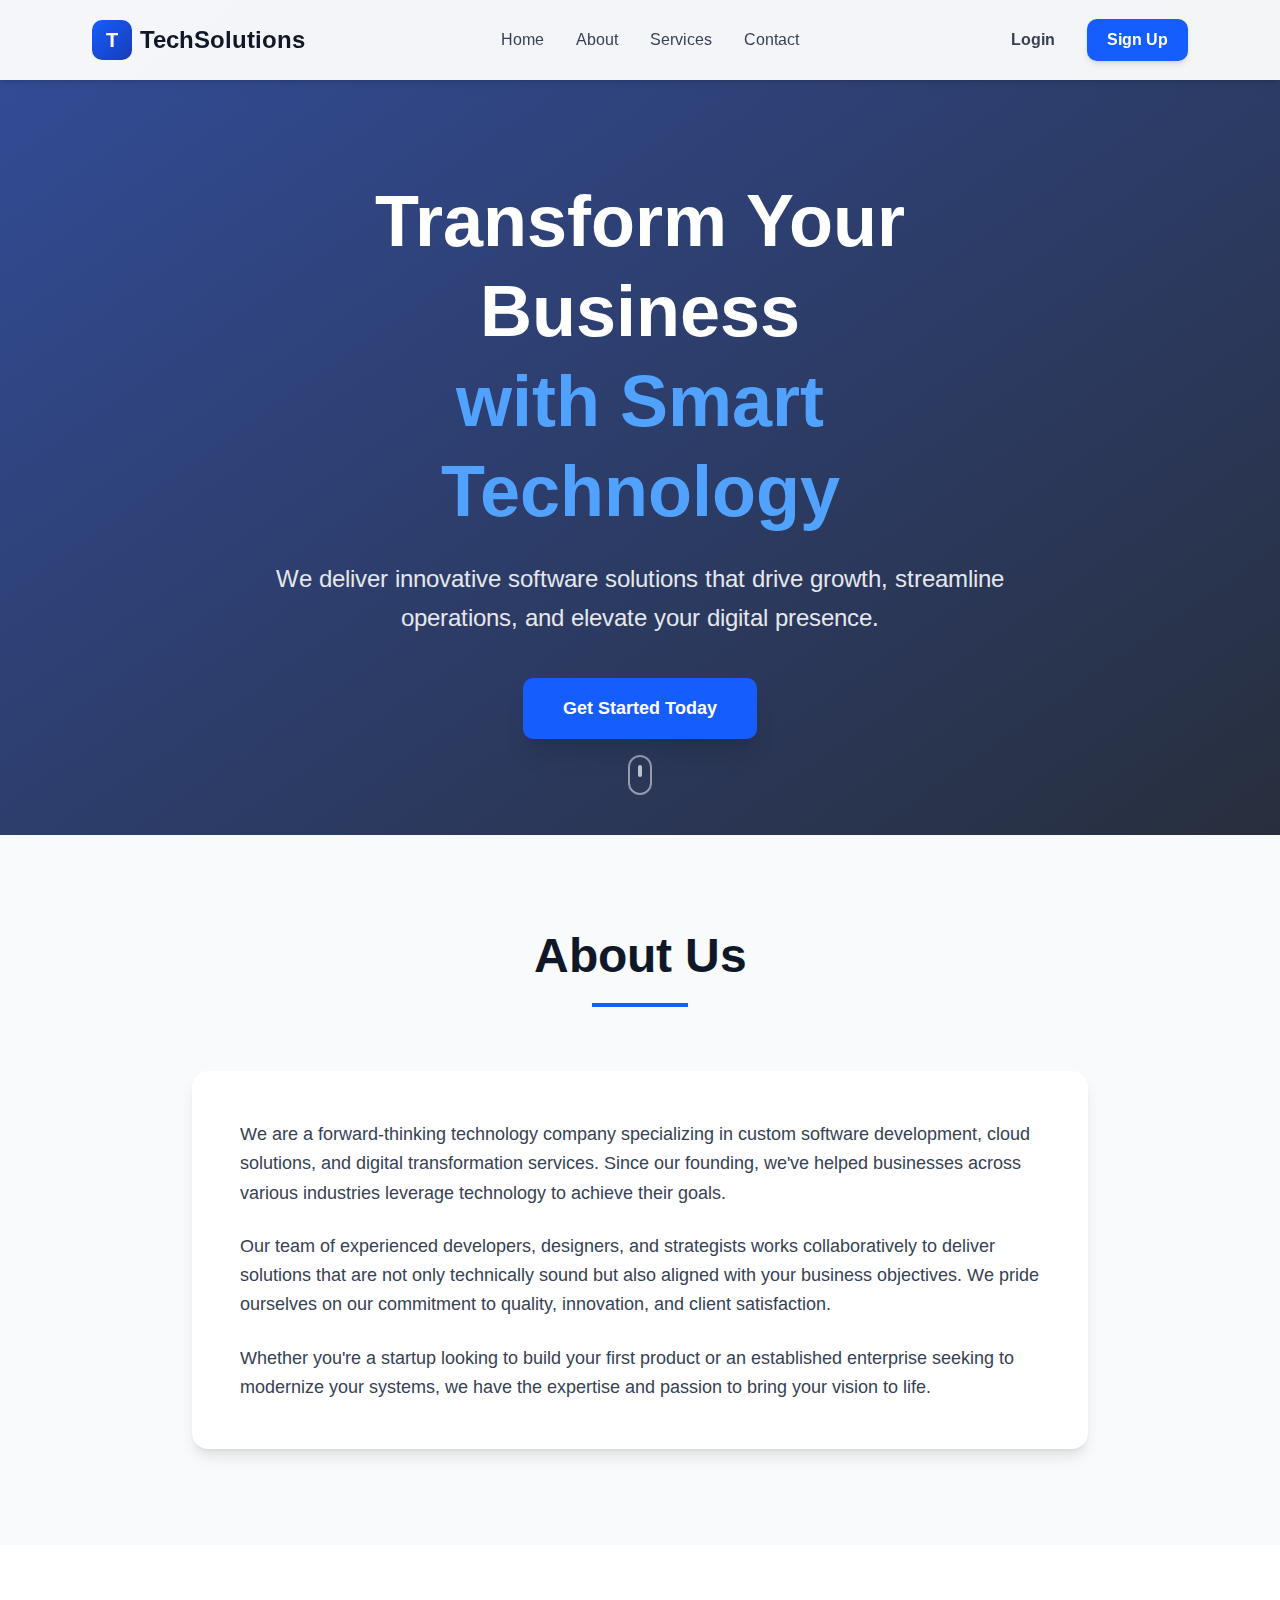
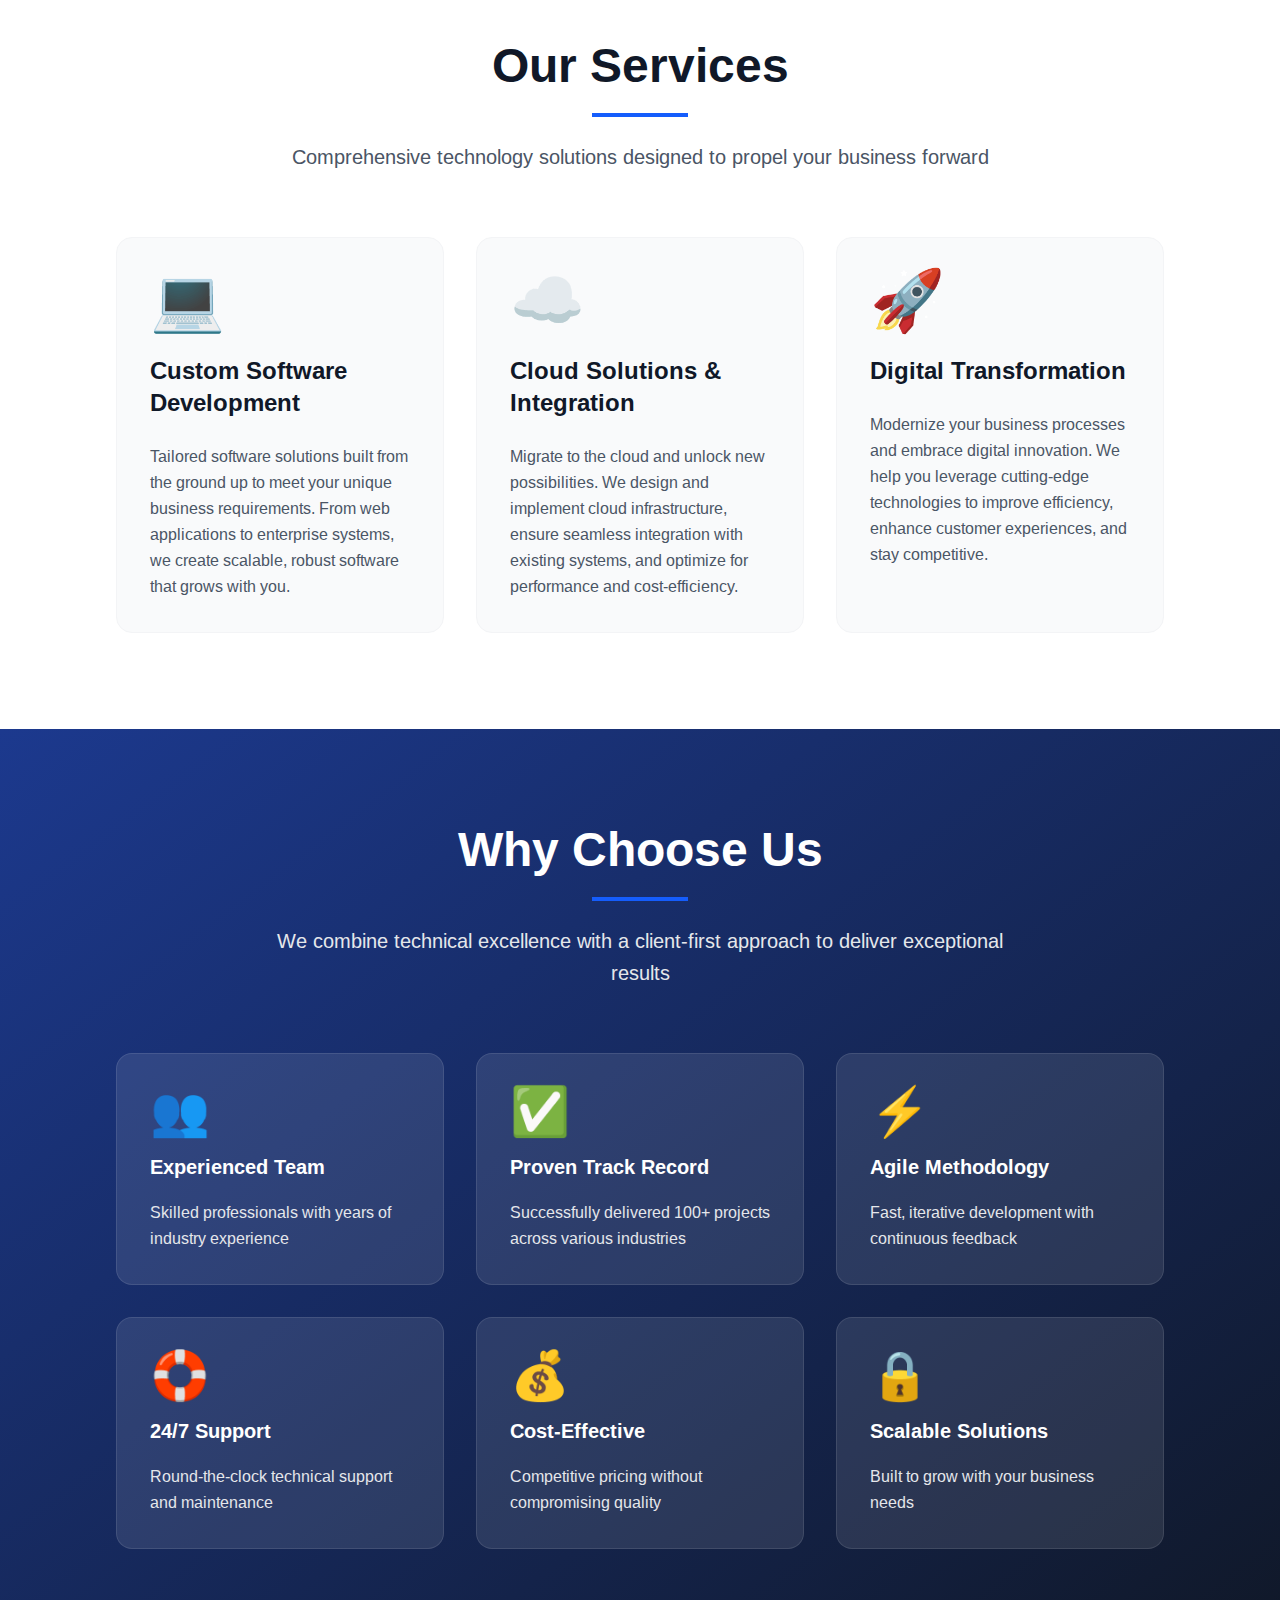
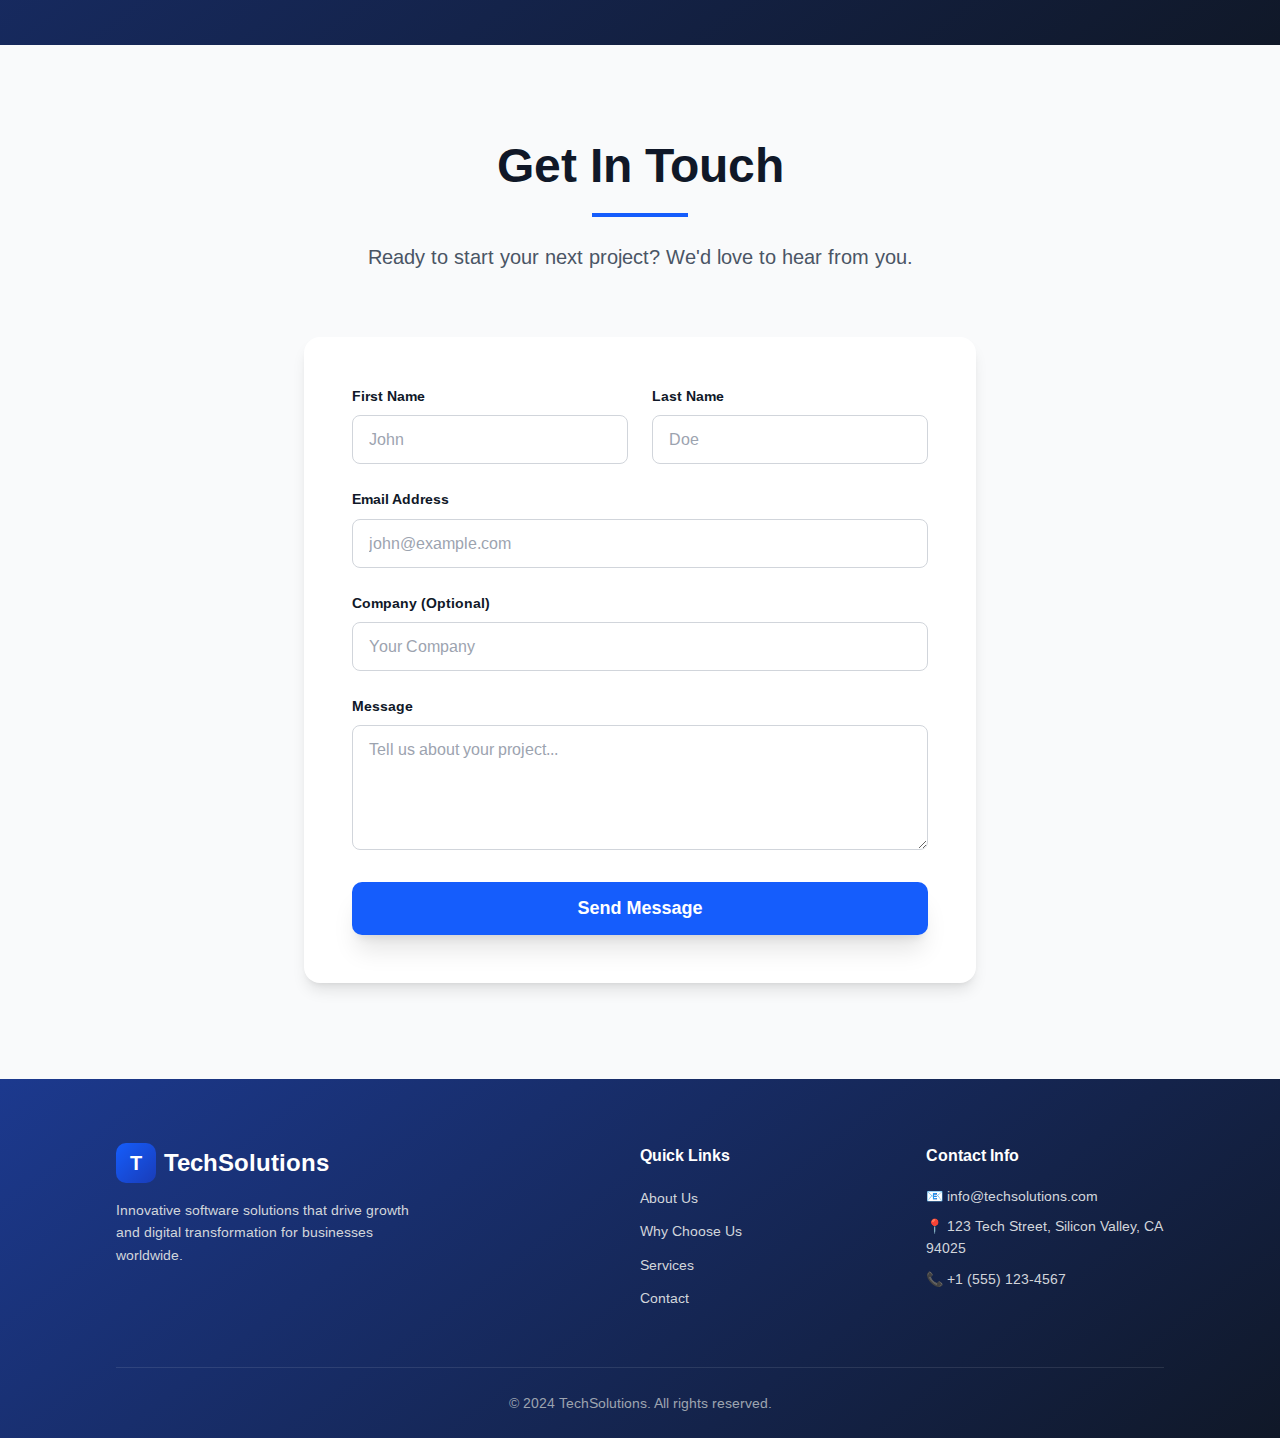
<file: index.html>
<!DOCTYPE html>
<html lang="en">
<head>
    <meta charset="UTF-8">
    <meta name="viewport" content="width=device-width, initial-scale=1.0">
    <title>TechSolutions - Transform Your Business with Smart Technology</title>
    <link rel="stylesheet" href="styles.css">
    <link rel="preconnect" href="https://fonts.googleapis.com">
    <link rel="preconnect" href="https://fonts.gstatic.com" crossorigin>
    <link href="https://fonts.googleapis.com/css2?family=Arimo:wght@400;700&display=swap" rel="stylesheet">
</head>
<body>
    <!-- Navigation -->
    <nav class="navbar">
        <div class="nav-container">
            <a href="#" class="logo">
                <div class="logo-icon">T</div>
                <span class="logo-text">TechSolutions</span>
            </a>
            <ul class="nav-links">
                <li><a href="#hero">Home</a></li>
                <li><a href="#about">About</a></li>
                <li><a href="#services">Services</a></li>
                <li><a href="#contact">Contact</a></li>
            </ul>
            <div class="nav-buttons">
                <a href="signin.html" class="btn-login">Login</a>
                <a href="signup.html" class="btn-signup">Sign Up</a>
            </div>
            <button class="mobile-menu-btn" aria-label="Toggle menu">
                <span></span>
                <span></span>
                <span></span>
            </button>
        </div>
    </nav>

    <!-- Hero Section -->
    <section id="hero" class="hero">
        <div class="hero-overlay"></div>
        <div class="hero-content">
            <h1>Transform Your Business<br><span class="highlight">with Smart Technology</span></h1>
            <p class="hero-description">We deliver innovative software solutions that drive growth, streamline operations, and elevate your digital presence.</p>
            <a href="#contact" class="btn-primary">Get Started Today</a>
        </div>
        <div class="scroll-indicator">
            <div class="scroll-dot"></div>
        </div>
    </section>

    <!-- About Section -->
    <section id="about" class="about">
        <div class="container">
            <div class="section-header">
                <h2>About Us</h2>
                <div class="underline"></div>
            </div>
            <div class="about-content">
                <p>We are a forward-thinking technology company specializing in custom software development, cloud solutions, and digital transformation services. Since our founding, we've helped businesses across various industries leverage technology to achieve their goals.</p>
                <p>Our team of experienced developers, designers, and strategists works collaboratively to deliver solutions that are not only technically sound but also aligned with your business objectives. We pride ourselves on our commitment to quality, innovation, and client satisfaction.</p>
                <p>Whether you're a startup looking to build your first product or an established enterprise seeking to modernize your systems, we have the expertise and passion to bring your vision to life.</p>
            </div>
        </div>
    </section>

    <!-- Services Section -->
    <section id="services" class="services">
        <div class="container">
            <div class="section-header">
                <h2>Our Services</h2>
                <div class="underline"></div>
                <p class="section-subtitle">Comprehensive technology solutions designed to propel your business forward</p>
            </div>
            <div class="services-grid">
                <div class="service-card">
                    <div class="service-icon">💻</div>
                    <h3>Custom Software Development</h3>
                    <p>Tailored software solutions built from the ground up to meet your unique business requirements. From web applications to enterprise systems, we create scalable, robust software that grows with you.</p>
                </div>
                <div class="service-card">
                    <div class="service-icon">☁️</div>
                    <h3>Cloud Solutions & Integration</h3>
                    <p>Migrate to the cloud and unlock new possibilities. We design and implement cloud infrastructure, ensure seamless integration with existing systems, and optimize for performance and cost-efficiency.</p>
                </div>
                <div class="service-card">
                    <div class="service-icon">🚀</div>
                    <h3>Digital Transformation</h3>
                    <p>Modernize your business processes and embrace digital innovation. We help you leverage cutting-edge technologies to improve efficiency, enhance customer experiences, and stay competitive.</p>
                </div>
            </div>
        </div>
    </section>

    <!-- Benefits Section -->
    <section id="benefits" class="benefits">
        <div class="container">
            <div class="section-header light">
                <h2>Why Choose Us</h2>
                <div class="underline"></div>
                <p class="section-subtitle">We combine technical excellence with a client-first approach to deliver exceptional results</p>
            </div>
            <div class="benefits-grid">
                <div class="benefit-card">
                    <div class="benefit-icon">👥</div>
                    <h3>Experienced Team</h3>
                    <p>Skilled professionals with years of industry experience</p>
                </div>
                <div class="benefit-card">
                    <div class="benefit-icon">✅</div>
                    <h3>Proven Track Record</h3>
                    <p>Successfully delivered 100+ projects across various industries</p>
                </div>
                <div class="benefit-card">
                    <div class="benefit-icon">⚡</div>
                    <h3>Agile Methodology</h3>
                    <p>Fast, iterative development with continuous feedback</p>
                </div>
                <div class="benefit-card">
                    <div class="benefit-icon">🛟</div>
                    <h3>24/7 Support</h3>
                    <p>Round-the-clock technical support and maintenance</p>
                </div>
                <div class="benefit-card">
                    <div class="benefit-icon">💰</div>
                    <h3>Cost-Effective</h3>
                    <p>Competitive pricing without compromising quality</p>
                </div>
                <div class="benefit-card">
                    <div class="benefit-icon">🔒</div>
                    <h3>Scalable Solutions</h3>
                    <p>Built to grow with your business needs</p>
                </div>
            </div>
        </div>
    </section>

    <!-- Contact Section -->
    <section id="contact" class="contact">
        <div class="container">
            <div class="section-header">
                <h2>Get In Touch</h2>
                <div class="underline"></div>
                <p class="section-subtitle">Ready to start your next project? We'd love to hear from you.</p>
            </div>
            <form class="contact-form" action="#" method="POST">
                <div class="form-row">
                    <div class="form-group">
                        <label for="firstName">First Name</label>
                        <input type="text" id="firstName" name="firstName" placeholder="John" required>
                    </div>
                    <div class="form-group">
                        <label for="lastName">Last Name</label>
                        <input type="text" id="lastName" name="lastName" placeholder="Doe" required>
                    </div>
                </div>
                <div class="form-group">
                    <label for="email">Email Address</label>
                    <input type="email" id="email" name="email" placeholder="john@example.com" required>
                </div>
                <div class="form-group">
                    <label for="company">Company (Optional)</label>
                    <input type="text" id="company" name="company" placeholder="Your Company">
                </div>
                <div class="form-group">
                    <label for="message">Message</label>
                    <textarea id="message" name="message" rows="5" placeholder="Tell us about your project..." required></textarea>
                </div>
                <button type="submit" class="btn-primary btn-full">Send Message</button>
            </form>
        </div>
    </section>

    <!-- Footer -->
    <footer class="footer">
        <div class="container">
            <div class="footer-grid">
                <div class="footer-brand">
                    <a href="#" class="logo">
                        <div class="logo-icon">T</div>
                        <span class="logo-text">TechSolutions</span>
                    </a>
                    <p>Innovative software solutions that drive growth and digital transformation for businesses worldwide.</p>
                </div>
                <div class="footer-links">
                    <h4>Quick Links</h4>
                    <ul>
                        <li><a href="#about">About Us</a></li>
                        <li><a href="#services">Why Choose Us</a></li>
                        <li><a href="#services">Services</a></li>
                        <li><a href="#contact">Contact</a></li>
                    </ul>
                </div>
                <div class="footer-contact">
                    <h4>Contact Info</h4>
                    <ul>
                        <li>📧 info@techsolutions.com</li>
                        <li>📍 123 Tech Street, Silicon Valley, CA 94025</li>
                        <li>📞 +1 (555) 123-4567</li>
                    </ul>
                </div>
            </div>
            <div class="footer-bottom">
                <p>&copy; 2024 TechSolutions. All rights reserved.</p>
            </div>
        </div>
    </footer>

    <script>
        // Mobile menu toggle
        const mobileMenuBtn = document.querySelector('.mobile-menu-btn');
        const navLinks = document.querySelector('.nav-links');
        
        mobileMenuBtn.addEventListener('click', () => {
            navLinks.classList.toggle('active');
            mobileMenuBtn.classList.toggle('active');
        });

        // Smooth scroll for anchor links
        document.querySelectorAll('a[href^="#"]').forEach(anchor => {
            anchor.addEventListener('click', function(e) {
                e.preventDefault();
                const target = document.querySelector(this.getAttribute('href'));
                if (target) {
                    target.scrollIntoView({ behavior: 'smooth', block: 'start' });
                    navLinks.classList.remove('active');
                    mobileMenuBtn.classList.remove('active');
                }
            });
        });

        // Navbar scroll effect
        window.addEventListener('scroll', () => {
            const navbar = document.querySelector('.navbar');
            if (window.scrollY > 50) {
                navbar.classList.add('scrolled');
            } else {
                navbar.classList.remove('scrolled');
            }
        });
    </script>
</body>
</html>
</file>
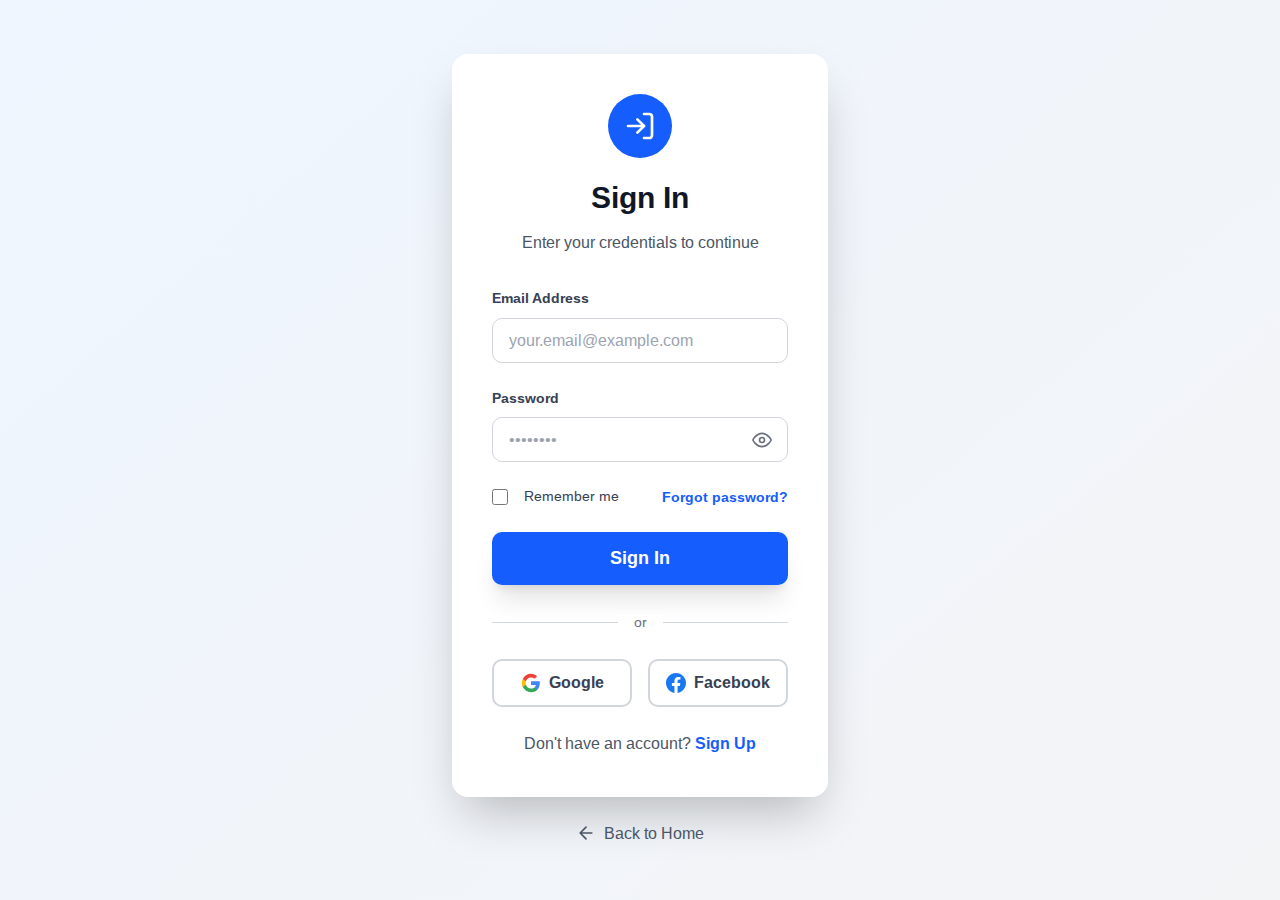
<file: signin.html>
<!DOCTYPE html>
<html lang="en">
<head>
    <meta charset="UTF-8">
    <meta name="viewport" content="width=device-width, initial-scale=1.0">
    <title>Sign In - TechSolutions</title>
    <link rel="stylesheet" href="styles.css">
    <link rel="preconnect" href="https://fonts.googleapis.com">
    <link rel="preconnect" href="https://fonts.gstatic.com" crossorigin>
    <link href="https://fonts.googleapis.com/css2?family=Arimo:wght@400;700&display=swap" rel="stylesheet">
</head>
<body>
    <div class="auth-page">
        <div class="auth-container signin-container">
            <div class="auth-card">
                <div class="auth-header">
                    <div class="auth-icon">
                        <svg width="32" height="32" viewBox="0 0 24 24" fill="none" xmlns="http://www.w3.org/2000/svg">
                            <path d="M15 3H19C19.5304 3 20.0391 3.21071 20.4142 3.58579C20.7893 3.96086 21 4.46957 21 5V19C21 19.5304 20.7893 20.0391 20.4142 20.4142C20.0391 20.7893 19.5304 21 19 21H15" stroke="white" stroke-width="2" stroke-linecap="round" stroke-linejoin="round"/>
                            <path d="M10 17L15 12L10 7" stroke="white" stroke-width="2" stroke-linecap="round" stroke-linejoin="round"/>
                            <path d="M15 12H3" stroke="white" stroke-width="2" stroke-linecap="round" stroke-linejoin="round"/>
                        </svg>
                    </div>
                    <h1>Sign In</h1>
                    <p>Enter your credentials to continue</p>
                </div>

                <form class="auth-form" action="#" method="POST">
                    <div class="form-group">
                        <label for="email">Email Address</label>
                        <input type="email" id="email" name="email" placeholder="your.email@example.com" required>
                    </div>

                    <div class="form-group">
                        <label for="password">Password</label>
                        <div class="password-input-wrapper">
                            <input type="password" id="password" name="password" placeholder="••••••••" required>
                            <button type="button" class="toggle-password" aria-label="Toggle password visibility">
                                <svg class="eye-icon" width="20" height="20" viewBox="0 0 24 24" fill="none" xmlns="http://www.w3.org/2000/svg">
                                    <path d="M1 12C1 12 5 4 12 4C19 4 23 12 23 12C23 12 19 20 12 20C5 20 1 12 1 12Z" stroke="#6a7282" stroke-width="2" stroke-linecap="round" stroke-linejoin="round"/>
                                    <circle cx="12" cy="12" r="3" stroke="#6a7282" stroke-width="2" stroke-linecap="round" stroke-linejoin="round"/>
                                </svg>
                            </button>
                        </div>
                    </div>

                    <div class="form-options">
                        <label class="checkbox-label">
                            <input type="checkbox" name="remember">
                            <span class="checkmark"></span>
                            <span class="checkbox-text">Remember me</span>
                        </label>
                        <a href="#" class="link forgot-link">Forgot password?</a>
                    </div>

                    <button type="submit" class="btn-primary btn-full">Sign In</button>
                </form>

                <div class="divider">
                    <span>or</span>
                </div>

                <div class="social-buttons">
                    <button type="button" class="btn-social">
                        <svg width="20" height="20" viewBox="0 0 24 24" fill="none" xmlns="http://www.w3.org/2000/svg">
                            <path d="M22.56 12.25C22.56 11.47 22.49 10.72 22.36 10H12V14.26H17.92C17.66 15.63 16.88 16.79 15.71 17.57V20.34H19.28C21.36 18.42 22.56 15.6 22.56 12.25Z" fill="#4285F4"/>
                            <path d="M12 23C14.97 23 17.46 22.02 19.28 20.34L15.71 17.57C14.73 18.23 13.48 18.63 12 18.63C9.13 18.63 6.71 16.69 5.84 14.09H2.18V16.94C3.99 20.53 7.7 23 12 23Z" fill="#34A853"/>
                            <path d="M5.84 14.09C5.62 13.43 5.49 12.73 5.49 12C5.49 11.27 5.62 10.57 5.84 9.91V7.06H2.18C1.43 8.55 1 10.22 1 12C1 13.78 1.43 15.45 2.18 16.94L5.84 14.09Z" fill="#FBBC05"/>
                            <path d="M12 5.37C13.62 5.37 15.06 5.93 16.21 7.02L19.36 3.87C17.45 2.09 14.97 1 12 1C7.7 1 3.99 3.47 2.18 7.06L5.84 9.91C6.71 7.31 9.13 5.37 12 5.37Z" fill="#EA4335"/>
                        </svg>
                        <span>Google</span>
                    </button>
                    <button type="button" class="btn-social">
                        <svg width="20" height="20" viewBox="0 0 24 24" fill="none" xmlns="http://www.w3.org/2000/svg">
                            <path d="M24 12C24 5.37258 18.6274 0 12 0C5.37258 0 0 5.37258 0 12C0 17.9895 4.3882 22.954 10.125 23.8542V15.4688H7.07812V12H10.125V9.35625C10.125 6.34875 11.9166 4.6875 14.6576 4.6875C15.9701 4.6875 17.3438 4.92188 17.3438 4.92188V7.875H15.8306C14.34 7.875 13.875 8.80008 13.875 9.75V12H17.2031L16.6711 15.4688H13.875V23.8542C19.6118 22.954 24 17.9895 24 12Z" fill="#1877F2"/>
                        </svg>
                        <span>Facebook</span>
                    </button>
                </div>

                <p class="auth-footer">
                    Don't have an account? <a href="signup.html" class="link">Sign Up</a>
                </p>
            </div>

            <a href="index.html" class="back-link">
                <svg width="20" height="20" viewBox="0 0 24 24" fill="none" xmlns="http://www.w3.org/2000/svg">
                    <path d="M19 12H5M5 12L12 19M5 12L12 5" stroke="#4a5565" stroke-width="2" stroke-linecap="round" stroke-linejoin="round"/>
                </svg>
                Back to Home
            </a>
        </div>
    </div>

    <script>
        document.querySelectorAll('.toggle-password').forEach(button => {
            button.addEventListener('click', function() {
                const input = this.parentElement.querySelector('input');
                const type = input.getAttribute('type') === 'password' ? 'text' : 'password';
                input.setAttribute('type', type);
                this.classList.toggle('active');
            });
        });
    </script>
</body>
</html>
</file>
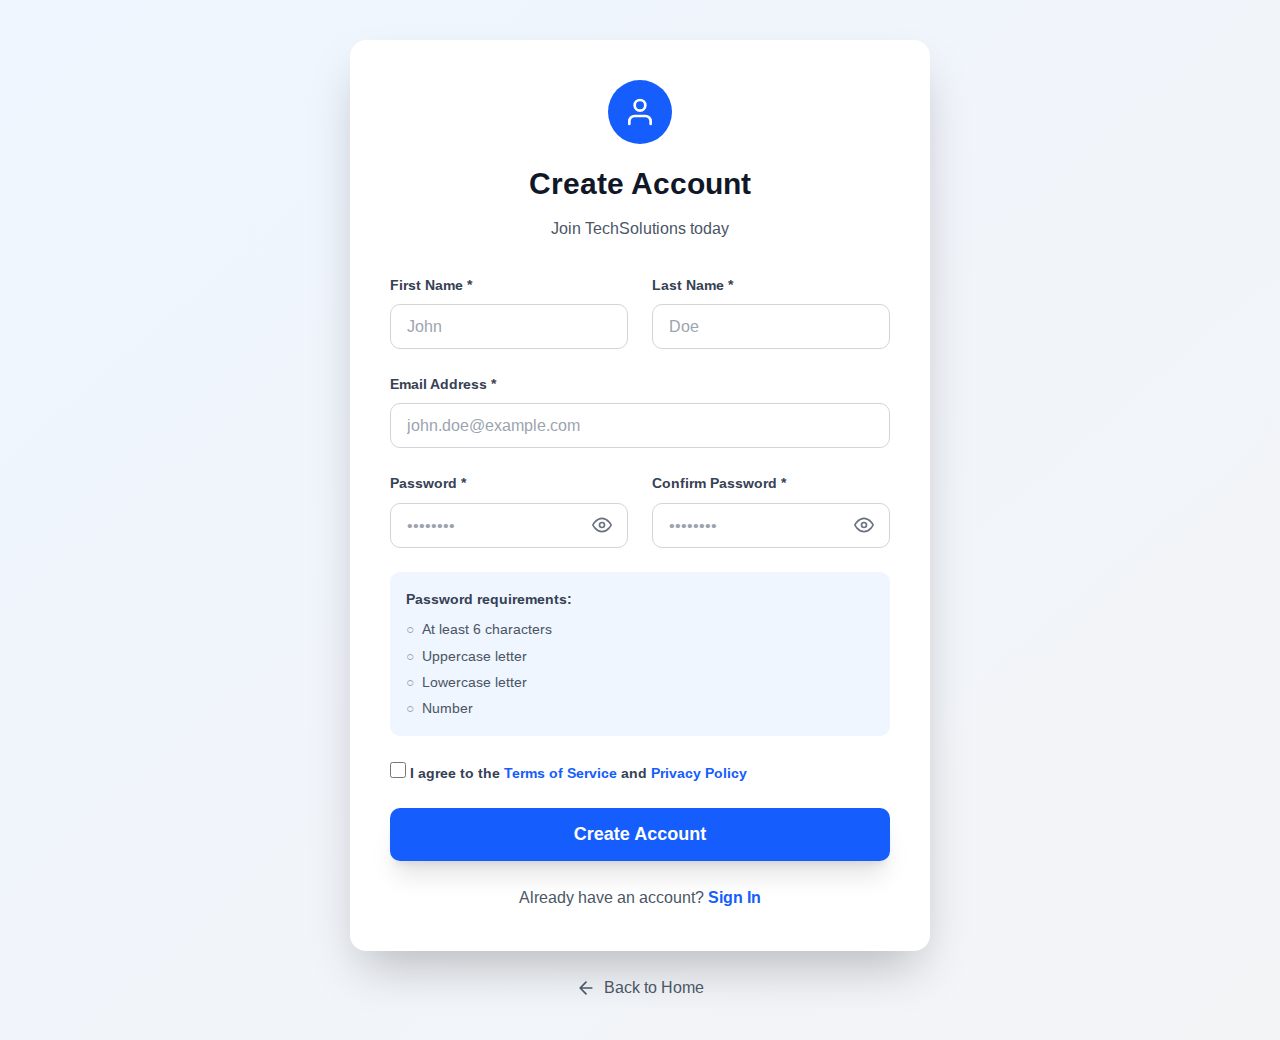
<file: signup.html>
<!DOCTYPE html>
<html lang="en">
<head>
    <meta charset="UTF-8">
    <meta name="viewport" content="width=device-width, initial-scale=1.0">
    <title>Create Account - TechSolutions</title>
    <link rel="stylesheet" href="styles.css">
    <link rel="preconnect" href="https://fonts.googleapis.com">
    <link rel="preconnect" href="https://fonts.gstatic.com" crossorigin>
    <link href="https://fonts.googleapis.com/css2?family=Arimo:wght@400;700&display=swap" rel="stylesheet">
</head>
<body>
    <div class="auth-page">
        <div class="auth-container signup-container">
            <div class="auth-card">
                <div class="auth-header">
                    <div class="auth-icon">
                        <svg width="32" height="32" viewBox="0 0 24 24" fill="none" xmlns="http://www.w3.org/2000/svg">
                            <path d="M20 21V19C20 17.9391 19.5786 16.9217 18.8284 16.1716C18.0783 15.4214 17.0609 15 16 15H8C6.93913 15 5.92172 15.4214 5.17157 16.1716C4.42143 16.9217 4 17.9391 4 19V21" stroke="white" stroke-width="2" stroke-linecap="round" stroke-linejoin="round"/>
                            <circle cx="12" cy="7" r="4" stroke="white" stroke-width="2" stroke-linecap="round" stroke-linejoin="round"/>
                        </svg>
                    </div>
                    <h1>Create Account</h1>
                    <p>Join TechSolutions today</p>
                </div>

                <form class="auth-form" action="#" method="POST">
                    <div class="form-row">
                        <div class="form-group">
                            <label for="firstName">First Name *</label>
                            <input type="text" id="firstName" name="firstName" placeholder="John" required>
                        </div>
                        <div class="form-group">
                            <label for="lastName">Last Name *</label>
                            <input type="text" id="lastName" name="lastName" placeholder="Doe" required>
                        </div>
                    </div>

                    <div class="form-group">
                        <label for="email">Email Address *</label>
                        <input type="email" id="email" name="email" placeholder="john.doe@example.com" required>
                    </div>

                    <div class="form-row">
                        <div class="form-group">
                            <label for="password">Password *</label>
                            <div class="password-input-wrapper">
                                <input type="password" id="password" name="password" placeholder="••••••••" required>
                                <button type="button" class="toggle-password" aria-label="Toggle password visibility">
                                    <svg class="eye-icon" width="20" height="20" viewBox="0 0 24 24" fill="none" xmlns="http://www.w3.org/2000/svg">
                                        <path d="M1 12C1 12 5 4 12 4C19 4 23 12 23 12C23 12 19 20 12 20C5 20 1 12 1 12Z" stroke="#6a7282" stroke-width="2" stroke-linecap="round" stroke-linejoin="round"/>
                                        <circle cx="12" cy="12" r="3" stroke="#6a7282" stroke-width="2" stroke-linecap="round" stroke-linejoin="round"/>
                                    </svg>
                                </button>
                            </div>
                        </div>
                        <div class="form-group">
                            <label for="confirmPassword">Confirm Password *</label>
                            <div class="password-input-wrapper">
                                <input type="password" id="confirmPassword" name="confirmPassword" placeholder="••••••••" required>
                                <button type="button" class="toggle-password" aria-label="Toggle password visibility">
                                    <svg class="eye-icon" width="20" height="20" viewBox="0 0 24 24" fill="none" xmlns="http://www.w3.org/2000/svg">
                                        <path d="M1 12C1 12 5 4 12 4C19 4 23 12 23 12C23 12 19 20 12 20C5 20 1 12 1 12Z" stroke="#6a7282" stroke-width="2" stroke-linecap="round" stroke-linejoin="round"/>
                                        <circle cx="12" cy="12" r="3" stroke="#6a7282" stroke-width="2" stroke-linecap="round" stroke-linejoin="round"/>
                                    </svg>
                                </button>
                            </div>
                        </div>
                    </div>

                    <div class="password-requirements">
                        <p class="requirements-title">Password requirements:</p>
                        <ul class="requirements-list">
                            <li><span class="bullet">○</span> At least 6 characters</li>
                            <li><span class="bullet">○</span> Uppercase letter</li>
                            <li><span class="bullet">○</span> Lowercase letter</li>
                            <li><span class="bullet">○</span> Number</li>
                        </ul>
                    </div>

                    <div class="form-group checkbox-group">
                        <label class="checkbox-label">
                            <input type="checkbox" name="terms" required>
                            <span class="checkmark"></span>
                            <span class="checkbox-text">
                                I agree to the <a href="#" class="link">Terms of Service</a> and <a href="#" class="link">Privacy Policy</a>
                            </span>
                        </label>
                    </div>

                    <button type="submit" class="btn-primary btn-full">Create Account</button>
                </form>

                <p class="auth-footer">
                    Already have an account? <a href="signin.html" class="link">Sign In</a>
                </p>
            </div>

            <a href="index.html" class="back-link">
                <svg width="20" height="20" viewBox="0 0 24 24" fill="none" xmlns="http://www.w3.org/2000/svg">
                    <path d="M19 12H5M5 12L12 19M5 12L12 5" stroke="#4a5565" stroke-width="2" stroke-linecap="round" stroke-linejoin="round"/>
                </svg>
                Back to Home
            </a>
        </div>
    </div>

    <script>
        document.querySelectorAll('.toggle-password').forEach(button => {
            button.addEventListener('click', function() {
                const input = this.parentElement.querySelector('input');
                const type = input.getAttribute('type') === 'password' ? 'text' : 'password';
                input.setAttribute('type', type);
                this.classList.toggle('active');
            });
        });
    </script>
</body>
</html>
</file>
<file: styles.css>
/* ===== CSS Reset & Base Styles ===== */
*, *::before, *::after {
    margin: 0;
    padding: 0;
    box-sizing: border-box;
}

:root {
    --primary-blue: #155dfc;
    --primary-dark: #193cb8;
    --dark-blue: #1c398e;
    --text-dark: #101828;
    --text-gray: #364153;
    --text-muted: #4a5565;
    --bg-light: #f9fafb;
    --bg-white: #ffffff;
    --border-light: #f3f4f6;
    --highlight-blue: #51a2ff;
    --white: #ffffff;
    --shadow-sm: 0px 4px 6px -1px rgba(0, 0, 0, 0.1), 0px 2px 4px -2px rgba(0, 0, 0, 0.1);
    --shadow-md: 0px 10px 15px -3px rgba(0, 0, 0, 0.1), 0px 4px 6px -4px rgba(0, 0, 0, 0.1);
    --shadow-lg: 0px 20px 25px -5px rgba(0, 0, 0, 0.1), 0px 8px 10px -6px rgba(0, 0, 0, 0.1);
}

html {
    scroll-behavior: smooth;
}

body {
    font-family: 'Arimo', sans-serif;
    font-size: 16px;
    line-height: 1.6;
    color: var(--text-gray);
    background-color: var(--bg-white);
}

.container {
    max-width: 1096px;
    margin: 0 auto;
    padding: 0 24px;
}

/* ===== Navigation ===== */
.navbar {
    position: fixed;
    top: 0;
    left: 0;
    right: 0;
    height: 80px;
    background-color: rgba(255, 255, 255, 0.95);
    box-shadow: var(--shadow-sm);
    z-index: 1000;
    transition: background-color 0.3s ease;
}

.navbar.scrolled {
    background-color: var(--bg-white);
}

.nav-container {
    max-width: 1192px;
    margin: 0 auto;
    padding: 0 48px;
    height: 100%;
    display: flex;
    align-items: center;
    justify-content: space-between;
}

.logo {
    display: flex;
    align-items: center;
    gap: 8px;
    text-decoration: none;
}

.logo-icon {
    width: 40px;
    height: 40px;
    background: linear-gradient(135deg, var(--primary-blue) 0%, var(--primary-dark) 100%);
    border-radius: 10px;
    display: flex;
    align-items: center;
    justify-content: center;
    color: var(--white);
    font-weight: 700;
    font-size: 20px;
}

.logo-text {
    font-size: 24px;
    font-weight: 700;
    color: var(--text-dark);
}

.nav-links {
    display: flex;
    list-style: none;
    gap: 32px;
}

.nav-links a {
    text-decoration: none;
    color: var(--text-gray);
    font-size: 16px;
    transition: color 0.3s ease;
}

.nav-links a:hover {
    color: var(--primary-blue);
}

.nav-buttons {
    display: flex;
    align-items: center;
    gap: 16px;
}

.btn-login {
    text-decoration: none;
    color: var(--text-gray);
    font-weight: 700;
    font-size: 16px;
    padding: 8px 16px;
    transition: color 0.3s ease;
}

.btn-login:hover {
    color: var(--primary-blue);
}

.btn-signup {
    text-decoration: none;
    background-color: var(--primary-blue);
    color: var(--white);
    font-weight: 700;
    font-size: 16px;
    padding: 8px 20px;
    border-radius: 10px;
    box-shadow: var(--shadow-sm);
    transition: background-color 0.3s ease, transform 0.2s ease;
}

.btn-signup:hover {
    background-color: var(--primary-dark);
    transform: translateY(-1px);
}

.mobile-menu-btn {
    display: none;
    flex-direction: column;
    gap: 5px;
    background: none;
    border: none;
    cursor: pointer;
    padding: 5px;
}

.mobile-menu-btn span {
    display: block;
    width: 25px;
    height: 3px;
    background-color: var(--text-dark);
    border-radius: 2px;
    transition: transform 0.3s ease, opacity 0.3s ease;
}

.mobile-menu-btn.active span:nth-child(1) {
    transform: rotate(45deg) translate(5px, 5px);
}

.mobile-menu-btn.active span:nth-child(2) {
    opacity: 0;
}

.mobile-menu-btn.active span:nth-child(3) {
    transform: rotate(-45deg) translate(7px, -6px);
}

/* ===== Hero Section ===== */
.hero {
    position: relative;
    min-height: 835px;
    display: flex;
    align-items: center;
    justify-content: center;
    background-image: url('https://images.unsplash.com/photo-1451187580459-43490279c0fa?w=1920&q=80');
    background-size: cover;
    background-position: center;
    padding-top: 80px;
}

.hero-overlay {
    position: absolute;
    inset: 0;
    background: linear-gradient(145deg, rgba(28, 57, 142, 0.9) 0%, rgba(16, 24, 40, 0.9) 100%);
}

.hero-content {
    position: relative;
    z-index: 1;
    text-align: center;
    max-width: 827px;
    padding: 0 24px;
}

.hero h1 {
    font-size: 72px;
    font-weight: 700;
    line-height: 1.25;
    color: var(--white);
    margin-bottom: 24px;
}

.hero h1 .highlight {
    color: var(--highlight-blue);
}

.hero-description {
    font-size: 24px;
    line-height: 1.625;
    color: #e5e7eb;
    margin-bottom: 40px;
    max-width: 737px;
    margin-left: auto;
    margin-right: auto;
}

.btn-primary {
    display: inline-block;
    background-color: var(--primary-blue);
    color: var(--white);
    font-size: 18px;
    font-weight: 700;
    padding: 16px 40px;
    border-radius: 10px;
    text-decoration: none;
    box-shadow: var(--shadow-lg);
    transition: background-color 0.3s ease, transform 0.2s ease;
    border: none;
    cursor: pointer;
}

.btn-primary:hover {
    background-color: var(--primary-dark);
    transform: translateY(-2px);
}

.scroll-indicator {
    position: absolute;
    bottom: 40px;
    left: 50%;
    transform: translateX(-50%);
    width: 24px;
    height: 40px;
    border: 2px solid rgba(255, 255, 255, 0.5);
    border-radius: 12px;
    display: flex;
    justify-content: center;
    padding-top: 8px;
}

.scroll-dot {
    width: 4px;
    height: 12px;
    background-color: rgba(255, 255, 255, 0.7);
    border-radius: 2px;
    animation: scroll 2s infinite;
}

@keyframes scroll {
    0%, 100% { opacity: 1; transform: translateY(0); }
    50% { opacity: 0.5; transform: translateY(8px); }
}

/* ===== Section Headers ===== */
.section-header {
    text-align: center;
    margin-bottom: 64px;
}

.section-header h2 {
    font-size: 48px;
    font-weight: 700;
    color: var(--text-dark);
    line-height: 1;
    margin-bottom: 24px;
}

.section-header.light h2 {
    color: var(--white);
}

.underline {
    width: 96px;
    height: 4px;
    background-color: var(--primary-blue);
    margin: 0 auto 24px;
}

.section-subtitle {
    font-size: 20px;
    color: var(--text-muted);
    max-width: 768px;
    margin: 0 auto;
}

.section-header.light .section-subtitle {
    color: #e5e7eb;
}

/* ===== About Section ===== */
.about {
    background-color: var(--bg-light);
    padding: 96px 0;
}

.about-content {
    background-color: var(--bg-white);
    padding: 48px;
    border-radius: 16px;
    box-shadow: var(--shadow-md);
    max-width: 896px;
    margin: 0 auto;
}

.about-content p {
    font-size: 18px;
    line-height: 1.625;
    color: var(--text-gray);
    margin-bottom: 24px;
}

.about-content p:last-child {
    margin-bottom: 0;
}

/* ===== Services Section ===== */
.services {
    background-color: var(--bg-white);
    padding: 96px 0;
}

.services-grid {
    display: grid;
    grid-template-columns: repeat(3, 1fr);
    gap: 32px;
}

.service-card {
    background-color: var(--bg-light);
    border: 1px solid var(--border-light);
    border-radius: 16px;
    padding: 33px;
    transition: transform 0.3s ease, box-shadow 0.3s ease;
}

.service-card:hover {
    transform: translateY(-5px);
    box-shadow: var(--shadow-md);
}

.service-icon {
    font-size: 60px;
    line-height: 1;
    margin-bottom: 24px;
}

.service-card h3 {
    font-size: 24px;
    font-weight: 700;
    color: var(--text-dark);
    line-height: 1.33;
    margin-bottom: 24px;
}

.service-card p {
    font-size: 16px;
    line-height: 1.625;
    color: var(--text-muted);
}

/* ===== Benefits Section ===== */
.benefits {
    background: linear-gradient(143deg, var(--dark-blue) 0%, var(--text-dark) 100%);
    padding: 96px 0;
}

.benefits-grid {
    display: grid;
    grid-template-columns: repeat(3, 1fr);
    gap: 32px;
}

.benefit-card {
    background-color: rgba(255, 255, 255, 0.1);
    border: 1px solid rgba(255, 255, 255, 0.1);
    border-radius: 16px;
    padding: 33px;
    transition: background-color 0.3s ease;
}

.benefit-card:hover {
    background-color: rgba(255, 255, 255, 0.15);
}

.benefit-icon {
    font-size: 48px;
    line-height: 1;
    margin-bottom: 16px;
}

.benefit-card h3 {
    font-size: 20px;
    font-weight: 700;
    color: var(--white);
    margin-bottom: 16px;
}

.benefit-card p {
    font-size: 16px;
    line-height: 1.625;
    color: #e5e7eb;
}

/* ===== Contact Section ===== */
.contact {
    background-color: var(--bg-light);
    padding: 96px 0;
}

.contact-form {
    max-width: 672px;
    margin: 0 auto;
    background-color: var(--bg-white);
    padding: 48px;
    border-radius: 16px;
    box-shadow: var(--shadow-md);
}

.form-row {
    display: grid;
    grid-template-columns: 1fr 1fr;
    gap: 24px;
}

.form-group {
    margin-bottom: 24px;
}

.form-group label {
    display: block;
    font-size: 14px;
    font-weight: 700;
    color: var(--text-dark);
    margin-bottom: 8px;
}

.form-group input,
.form-group textarea {
    width: 100%;
    padding: 14px 16px;
    font-family: 'Arimo', sans-serif;
    font-size: 16px;
    color: var(--text-dark);
    background-color: var(--bg-white);
    border: 1px solid #d1d5db;
    border-radius: 8px;
    transition: border-color 0.3s ease, box-shadow 0.3s ease;
}

.form-group input:focus,
.form-group textarea:focus {
    outline: none;
    border-color: var(--primary-blue);
    box-shadow: 0 0 0 3px rgba(21, 93, 252, 0.1);
}

.form-group input::placeholder,
.form-group textarea::placeholder {
    color: #9ca3af;
}

.form-group textarea {
    resize: vertical;
    min-height: 120px;
}

.btn-full {
    width: 100%;
}

/* ===== Footer ===== */
.footer {
    background: linear-gradient(143deg, var(--dark-blue) 0%, var(--text-dark) 100%);
    padding: 64px 0 24px;
    color: var(--white);
}

.footer-grid {
    display: grid;
    grid-template-columns: 2fr 1fr 1fr;
    gap: 48px;
    margin-bottom: 48px;
}

.footer-brand .logo {
    margin-bottom: 16px;
}

.footer-brand .logo-text {
    color: var(--white);
}

.footer-brand p {
    font-size: 14px;
    color: #d1d5db;
    line-height: 1.6;
    max-width: 300px;
}

.footer-links h4,
.footer-contact h4 {
    font-size: 16px;
    font-weight: 700;
    margin-bottom: 16px;
}

.footer-links ul,
.footer-contact ul {
    list-style: none;
}

.footer-links li,
.footer-contact li {
    margin-bottom: 8px;
}

.footer-links a {
    color: #d1d5db;
    text-decoration: none;
    font-size: 14px;
    transition: color 0.3s ease;
}

.footer-links a:hover {
    color: var(--white);
}

.footer-contact li {
    font-size: 14px;
    color: #d1d5db;
}

.footer-bottom {
    border-top: 1px solid rgba(255, 255, 255, 0.1);
    padding-top: 24px;
    text-align: center;
}

.footer-bottom p {
    font-size: 14px;
    color: #9ca3af;
}

/* ===== Responsive Design ===== */
@media (max-width: 1024px) {
    .hero h1 {
        font-size: 56px;
    }
    
    .hero-description {
        font-size: 20px;
    }
    
    .services-grid,
    .benefits-grid {
        grid-template-columns: repeat(2, 1fr);
    }
    
    .footer-grid {
        grid-template-columns: 1fr 1fr;
    }
    
    .footer-brand {
        grid-column: 1 / -1;
    }
}

@media (max-width: 768px) {
    .nav-container {
        padding: 0 24px;
    }
    
    .nav-links {
        position: fixed;
        top: 80px;
        left: 0;
        right: 0;
        background-color: var(--bg-white);
        flex-direction: column;
        align-items: center;
        padding: 24px;
        gap: 16px;
        box-shadow: var(--shadow-md);
        transform: translateY(-100%);
        opacity: 0;
        visibility: hidden;
        transition: transform 0.3s ease, opacity 0.3s ease, visibility 0.3s ease;
    }
    
    .nav-links.active {
        transform: translateY(0);
        opacity: 1;
        visibility: visible;
    }
    
    .nav-buttons {
        display: none;
    }
    
    .mobile-menu-btn {
        display: flex;
    }
    
    .hero {
        min-height: 600px;
    }
    
    .hero h1 {
        font-size: 40px;
    }
    
    .hero-description {
        font-size: 18px;
    }
    
    .section-header h2 {
        font-size: 36px;
    }
    
    .services-grid,
    .benefits-grid {
        grid-template-columns: 1fr;
    }
    
    .form-row {
        grid-template-columns: 1fr;
    }
    
    .about-content,
    .contact-form {
        padding: 32px 24px;
    }
    
    .footer-grid {
        grid-template-columns: 1fr;
        gap: 32px;
    }
}

@media (max-width: 480px) {
    .hero h1 {
        font-size: 32px;
    }
    
    .hero-description {
        font-size: 16px;
    }
    
    .btn-primary {
        padding: 14px 28px;
        font-size: 16px;
    }
    
    .section-header h2 {
        font-size: 28px;
    }
    
    .section-subtitle {
        font-size: 16px;
    }
    
    .service-card,
    .benefit-card {
        padding: 24px;
    }
    
    .service-icon {
        font-size: 48px;
    }
    
    .service-card h3 {
        font-size: 20px;
    }
}

/* ===== Auth Pages ===== */
.auth-page {
    min-height: 100vh;
    display: flex;
    align-items: center;
    justify-content: center;
    background: linear-gradient(139deg, #eff6ff 0%, #f3f4f6 100%);
    padding: 40px 24px;
}

.auth-container {
    display: flex;
    flex-direction: column;
    align-items: center;
    gap: 24px;
}

.auth-card {
    background-color: var(--bg-white);
    border-radius: 16px;
    box-shadow: 0px 25px 50px -12px rgba(0, 0, 0, 0.25);
    padding: 40px;
    width: 100%;
}

.signin-container .auth-card {
    max-width: 448px;
}

.signup-container .auth-card {
    max-width: 672px;
}

.auth-header {
    text-align: center;
    margin-bottom: 32px;
}

.auth-icon {
    width: 64px;
    height: 64px;
    background-color: var(--primary-blue);
    border-radius: 50%;
    display: flex;
    align-items: center;
    justify-content: center;
    margin: 0 auto 16px;
}

.auth-header h1 {
    font-size: 30px;
    font-weight: 700;
    color: var(--text-dark);
    margin-bottom: 8px;
}

.auth-header p {
    font-size: 16px;
    color: var(--text-muted);
}

.auth-form {
    margin-bottom: 0;
}

.auth-form .form-group {
    margin-bottom: 24px;
}

.auth-form .form-group label {
    font-size: 14px;
    font-weight: 700;
    color: var(--text-gray);
}

.auth-form .form-group input {
    border-radius: 10px;
    padding: 12px 16px;
}

.password-input-wrapper {
    position: relative;
}

.password-input-wrapper input {
    padding-right: 48px;
}

.toggle-password {
    position: absolute;
    right: 16px;
    top: 50%;
    transform: translateY(-50%);
    background: none;
    border: none;
    cursor: pointer;
    padding: 0;
    display: flex;
    align-items: center;
    justify-content: center;
}

.toggle-password:hover .eye-icon path,
.toggle-password:hover .eye-icon circle {
    stroke: var(--primary-blue);
}

.password-requirements {
    background-color: #eff6ff;
    border-radius: 10px;
    padding: 16px;
    margin-bottom: 24px;
}

.requirements-title {
    font-size: 14px;
    font-weight: 700;
    color: var(--text-gray);
    margin-bottom: 8px;
}

.requirements-list {
    list-style: none;
    display: flex;
    flex-direction: column;
    gap: 4px;
}

.requirements-list li {
    font-size: 14px;
    color: var(--text-muted);
    display: flex;
    align-items: center;
    gap: 8px;
}

.requirements-list .bullet {
    color: #99a1af;
}

.form-options {
    display: flex;
    align-items: center;
    justify-content: space-between;
    margin-bottom: 24px;
}

.checkbox-group {
    margin-bottom: 24px;
}

.checkbox-label {
    display: flex;
    align-items: flex-start;
    gap: 8px;
    cursor: pointer;
    font-size: 14px;
}

.checkbox-label input[type="checkbox"] {
    width: 16px;
    height: 16px;
    margin-top: 2px;
    cursor: pointer;
    accent-color: var(--primary-blue);
}

.checkbox-text {
    color: var(--text-gray);
    line-height: 1.4;
}

.link {
    color: var(--primary-blue);
    text-decoration: none;
    font-weight: 700;
    transition: color 0.3s ease;
}

.link:hover {
    color: var(--primary-dark);
}

.forgot-link {
    font-size: 14px;
}

.divider {
    position: relative;
    text-align: center;
    margin: 24px 0;
}

.divider::before {
    content: '';
    position: absolute;
    top: 50%;
    left: 0;
    right: 0;
    height: 1px;
    background-color: #d1d5dc;
}

.divider span {
    position: relative;
    background-color: var(--bg-white);
    padding: 0 16px;
    font-size: 14px;
    color: #6a7282;
}

.social-buttons {
    display: grid;
    grid-template-columns: 1fr 1fr;
    gap: 16px;
    margin-bottom: 24px;
}

.btn-social {
    display: flex;
    align-items: center;
    justify-content: center;
    gap: 8px;
    padding: 12px 16px;
    background-color: var(--bg-white);
    border: 2px solid #d1d5dc;
    border-radius: 10px;
    font-family: 'Arimo', sans-serif;
    font-size: 16px;
    font-weight: 700;
    color: var(--text-gray);
    cursor: pointer;
    transition: border-color 0.3s ease, background-color 0.3s ease;
}

.btn-social:hover {
    border-color: var(--primary-blue);
    background-color: #f9fafb;
}

.auth-footer {
    text-align: center;
    font-size: 16px;
    color: var(--text-muted);
    margin-top: 24px;
}

.back-link {
    display: flex;
    align-items: center;
    gap: 8px;
    color: var(--text-muted);
    text-decoration: none;
    font-size: 16px;
    transition: color 0.3s ease;
}

.back-link:hover {
    color: var(--primary-blue);
}

.back-link:hover svg path {
    stroke: var(--primary-blue);
}

/* Auth Pages Responsive */
@media (max-width: 768px) {
    .auth-card {
        padding: 32px 24px;
    }
    
    .signup-container .auth-card {
        max-width: 100%;
    }
    
    .auth-header h1 {
        font-size: 24px;
    }
    
    .social-buttons {
        grid-template-columns: 1fr;
    }
}

@media (max-width: 480px) {
    .auth-page {
        padding: 24px 16px;
    }
    
    .auth-card {
        padding: 24px 20px;
    }
    
    .auth-icon {
        width: 56px;
        height: 56px;
    }
    
    .auth-icon svg {
        width: 28px;
        height: 28px;
    }
    
    .form-options {
        flex-direction: column;
        align-items: flex-start;
        gap: 12px;
    }
}
</file>
